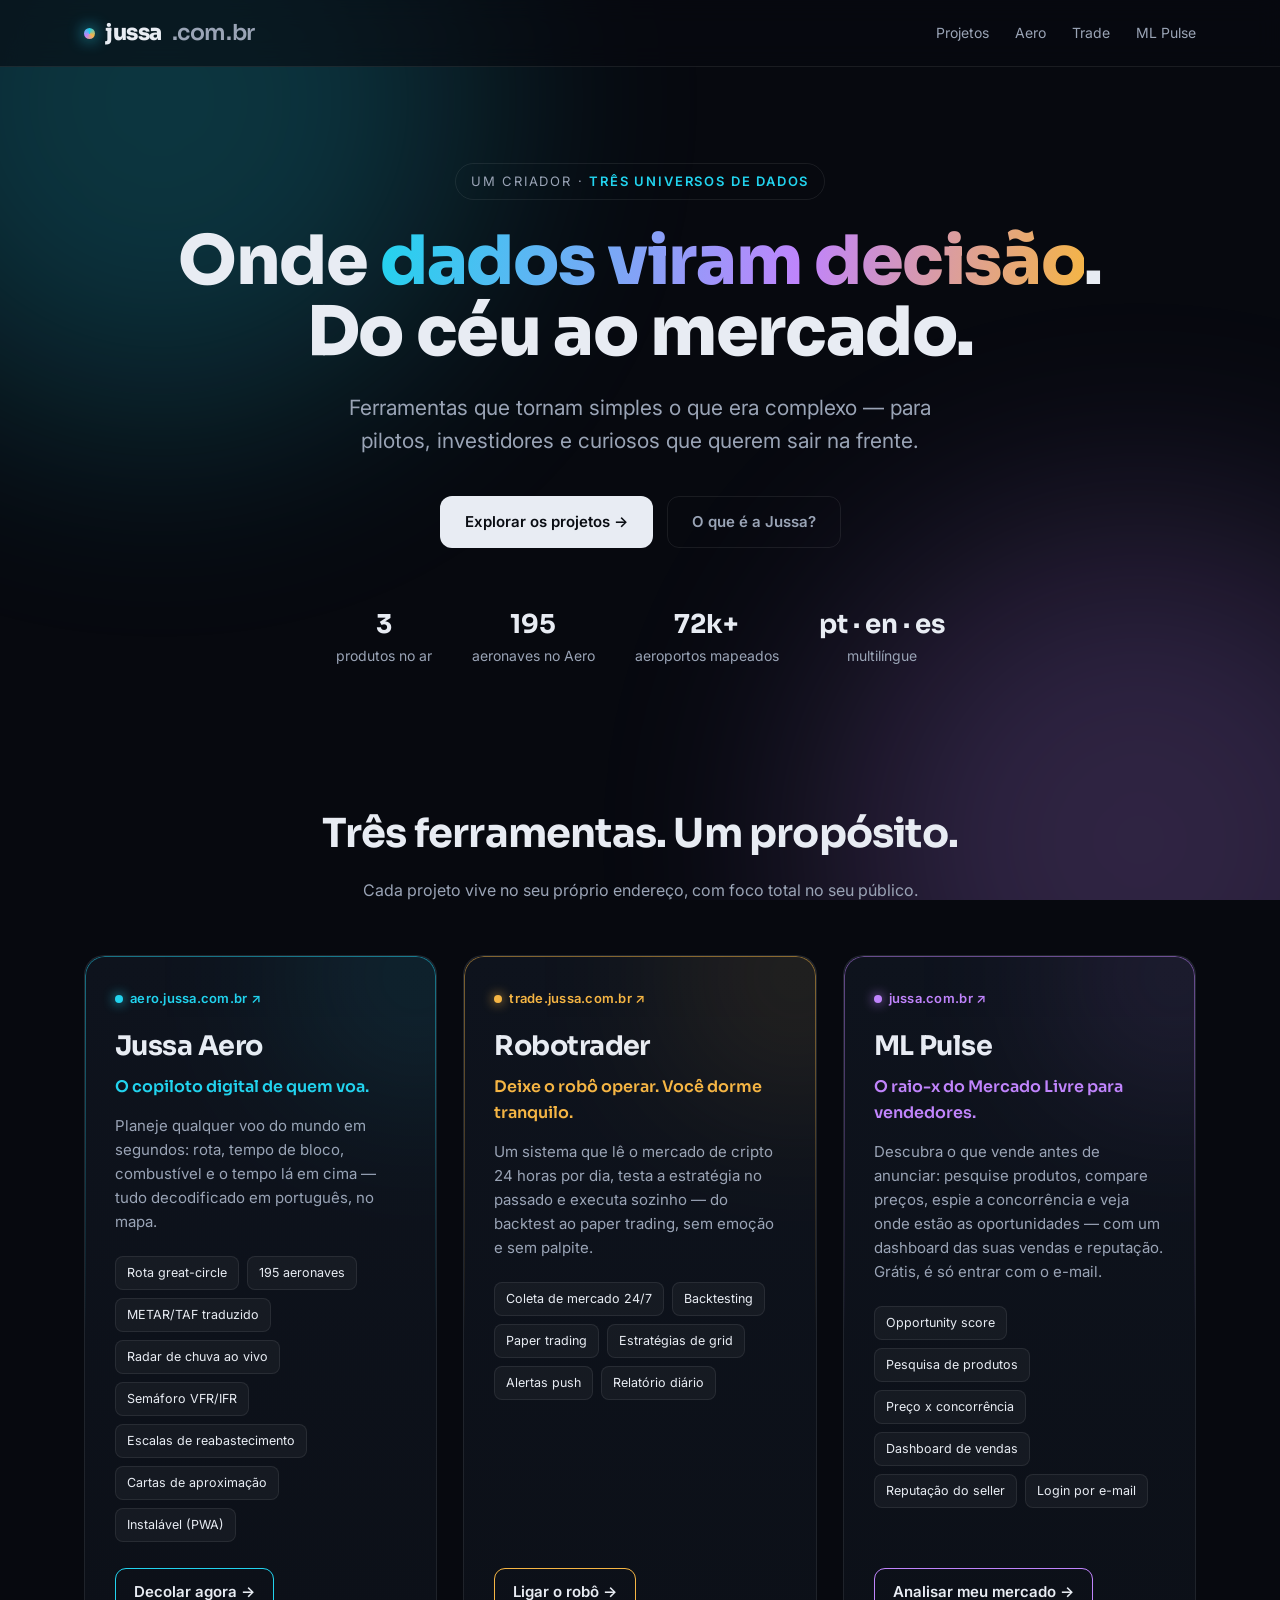
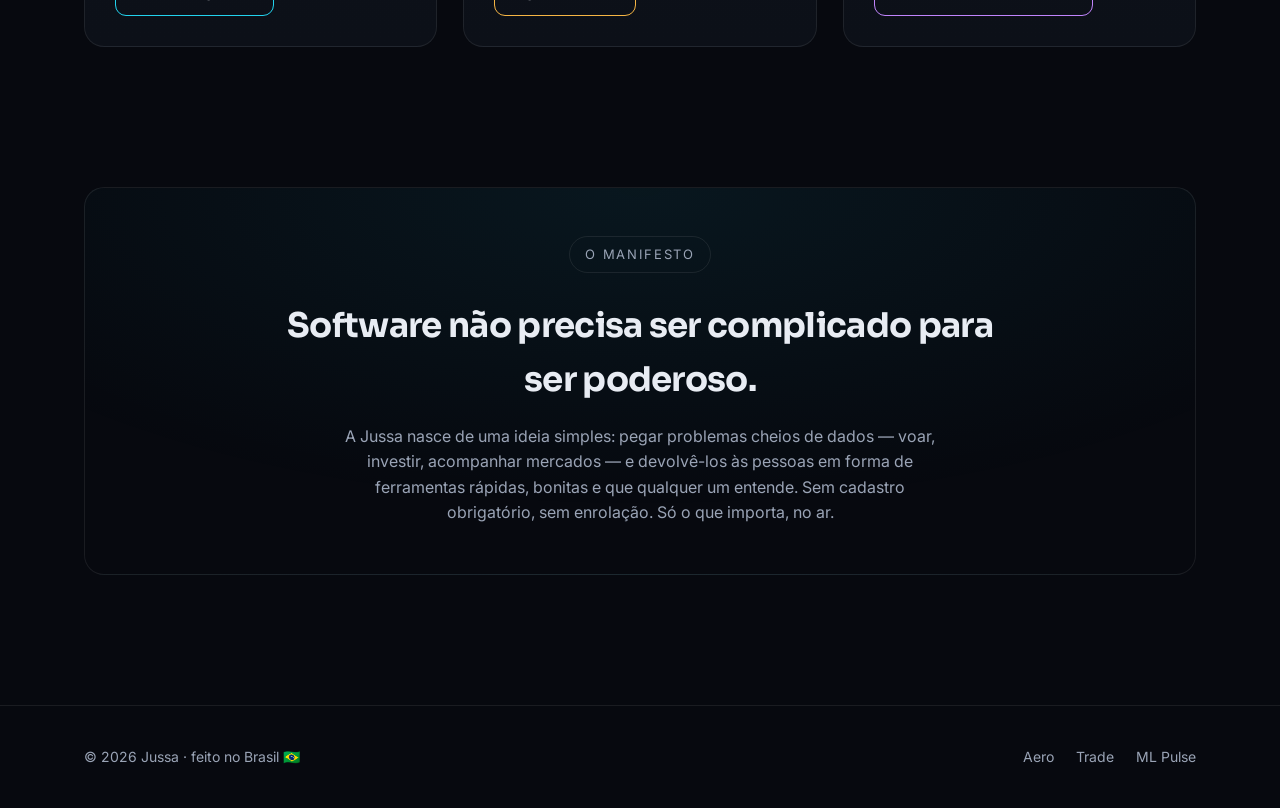
<file: prototipos/vitrine_jussa.html>
<!DOCTYPE html>
<html lang="pt-BR">
<head>
<meta charset="UTF-8">
<meta name="viewport" content="width=device-width, initial-scale=1.0">
<title>Jussa · Estúdio de produtos de dados</title>
<meta name="description" content="Aviação, mercados e inteligência de dados. Três ferramentas construídas para quem quer sair na frente.">
<link rel="preconnect" href="https://fonts.googleapis.com">
<link rel="preconnect" href="https://fonts.gstatic.com" crossorigin>
<link href="https://fonts.googleapis.com/css2?family=Sora:wght@400;600;700;800&family=Inter:wght@400;500;600&display=swap" rel="stylesheet">
<style>
  :root{
    --bg:#07090f;
    --bg-2:#0c1018;
    --card:#0e131d;
    --line:rgba(255,255,255,.08);
    --txt:#e8ecf3;
    --muted:#9aa4b6;
    --aero:#22d3ee;   /* ciano */
    --trade:#f5b544;  /* âmbar/ouro */
    --pulse:#c084fc;  /* violeta */
    --radius:20px;
  }
  *{box-sizing:border-box;margin:0;padding:0}
  html{scroll-behavior:smooth}
  body{
    background:var(--bg);
    color:var(--txt);
    font-family:'Inter',system-ui,sans-serif;
    line-height:1.6;
    -webkit-font-smoothing:antialiased;
    overflow-x:hidden;
  }
  h1,h2,h3,.brand{font-family:'Sora',sans-serif;letter-spacing:-.02em}
  a{color:inherit;text-decoration:none}
  .wrap{max-width:1160px;margin:0 auto;padding:0 24px}

  /* fundo com brilhos suaves */
  .glow{position:fixed;inset:0;z-index:-1;pointer-events:none;overflow:hidden}
  .glow::before,.glow::after{content:"";position:absolute;width:640px;height:640px;border-radius:50%;filter:blur(120px);opacity:.22}
  .glow::before{background:var(--aero);top:-220px;left:-160px}
  .glow::after{background:var(--pulse);bottom:-260px;right:-180px}

  /* nav */
  nav{position:sticky;top:0;z-index:50;backdrop-filter:blur(12px);background:rgba(7,9,15,.6);border-bottom:1px solid var(--line)}
  .nav-in{display:flex;align-items:center;justify-content:space-between;height:66px}
  .brand{font-weight:800;font-size:22px;display:flex;align-items:center;gap:10px}
  .dot{width:11px;height:11px;border-radius:50%;background:conic-gradient(from 0deg,var(--aero),var(--trade),var(--pulse),var(--aero));box-shadow:0 0 16px var(--aero)}
  .nav-links{display:flex;gap:26px;font-size:14px;color:var(--muted)}
  .nav-links a:hover{color:var(--txt)}
  @media(max-width:680px){.nav-links{display:none}}

  /* hero */
  header{padding:96px 0 64px;text-align:center;position:relative}
  .eyebrow{display:inline-block;font-size:13px;letter-spacing:.14em;text-transform:uppercase;color:var(--muted);
    border:1px solid var(--line);padding:7px 15px;border-radius:999px;margin-bottom:26px}
  .eyebrow b{color:var(--aero);font-weight:600}
  h1{font-size:clamp(34px,6vw,68px);line-height:1.05;font-weight:800;margin-bottom:22px}
  h1 .grad{background:linear-gradient(100deg,var(--aero),var(--pulse) 60%,var(--trade));-webkit-background-clip:text;background-clip:text;color:transparent}
  .sub{font-size:clamp(16px,2.4vw,21px);color:var(--muted);max-width:640px;margin:0 auto 38px}
  .cta-row{display:flex;gap:14px;justify-content:center;flex-wrap:wrap}
  .btn{display:inline-flex;align-items:center;gap:9px;font-weight:600;font-size:15px;padding:13px 24px;border-radius:12px;transition:.2s;border:1px solid transparent}
  .btn-primary{background:var(--txt);color:#0a0d13}
  .btn-primary:hover{transform:translateY(-2px);box-shadow:0 12px 30px rgba(255,255,255,.14)}
  .btn-ghost{border-color:var(--line);color:var(--muted)}
  .btn-ghost:hover{color:var(--txt);border-color:var(--muted)}

  .stats{display:flex;gap:40px;justify-content:center;flex-wrap:wrap;margin-top:56px;color:var(--muted);font-size:14px}
  .stats b{display:block;font-family:'Sora';font-size:26px;color:var(--txt);font-weight:700}

  /* seção projetos */
  section{padding:70px 0}
  .sec-head{text-align:center;margin-bottom:52px}
  .sec-head h2{font-size:clamp(26px,4vw,40px);font-weight:700;margin-bottom:12px}
  .sec-head p{color:var(--muted);max-width:560px;margin:0 auto}

  .cards{display:grid;grid-template-columns:repeat(auto-fit,minmax(320px,1fr));gap:26px}
  .card{position:relative;background:linear-gradient(180deg,var(--card),var(--bg-2));border:1px solid var(--line);
    border-radius:var(--radius);padding:32px 30px 30px;overflow:hidden;transition:.25s;display:flex;flex-direction:column}
  .card::before{content:"";position:absolute;inset:0;border-radius:var(--radius);padding:1px;
    background:linear-gradient(180deg,var(--accent),transparent 55%);-webkit-mask:linear-gradient(#000 0 0) content-box,linear-gradient(#000 0 0);
    -webkit-mask-composite:xor;mask-composite:exclude;opacity:.5;transition:.25s}
  .card::after{content:"";position:absolute;top:-90px;right:-90px;width:220px;height:220px;border-radius:50%;
    background:var(--accent);filter:blur(90px);opacity:.14;transition:.25s}
  .card:hover{transform:translateY(-6px);border-color:transparent}
  .card:hover::before{opacity:1}
  .card:hover::after{opacity:.26}
  .card .sub-domain{font-size:13px;color:var(--accent);font-weight:600;letter-spacing:.02em;margin-bottom:16px;display:flex;align-items:center;gap:7px}
  .card .sub-domain .lv{width:8px;height:8px;border-radius:50%;background:var(--accent);box-shadow:0 0 12px var(--accent)}
  .card h3{font-size:27px;font-weight:700;margin-bottom:6px}
  .card .tagline{color:var(--accent);font-weight:600;font-size:16px;margin-bottom:14px;font-family:'Sora'}
  .card .desc{color:var(--muted);font-size:15px;margin-bottom:22px}
  .chips{display:flex;flex-wrap:wrap;gap:8px;margin-bottom:26px}
  .chip{font-size:12.5px;color:var(--txt);background:rgba(255,255,255,.04);border:1px solid var(--line);padding:6px 11px;border-radius:8px}
  .card .go{margin-top:auto;display:inline-flex;align-items:center;gap:8px;font-weight:600;font-size:15px;color:var(--txt);
    align-self:flex-start;padding:11px 18px;border-radius:11px;border:1px solid var(--accent);transition:.2s}
  .card .go:hover{background:var(--accent);color:#0a0d13}
  .draft{position:absolute;top:16px;right:16px;font-size:10.5px;letter-spacing:.08em;text-transform:uppercase;color:#0a0d13;
    background:var(--accent);padding:3px 9px;border-radius:6px;font-weight:700;opacity:.9}

  .card.aero{--accent:var(--aero)}
  .card.trade{--accent:var(--trade)}
  .card.pulse{--accent:var(--pulse)}

  /* manifesto */
  .manifesto{border:1px solid var(--line);border-radius:var(--radius);padding:48px 40px;text-align:center;
    background:radial-gradient(120% 140% at 50% 0%,rgba(34,211,238,.07),transparent 60%)}
  .manifesto h2{font-size:clamp(24px,3.5vw,34px);font-weight:700;margin-bottom:16px;max-width:760px;margin-inline:auto}
  .manifesto p{color:var(--muted);max-width:600px;margin:0 auto}

  footer{border-top:1px solid var(--line);padding:40px 0;margin-top:60px;color:var(--muted);font-size:14px}
  .foot-in{display:flex;justify-content:space-between;flex-wrap:wrap;gap:16px;align-items:center}
  .foot-links{display:flex;gap:22px}
  .foot-links a:hover{color:var(--txt)}
</style>
</head>
<body>
<div class="glow"></div>

<nav>
  <div class="wrap nav-in">
    <a class="brand" href="#"><span class="dot"></span>jussa<span style="color:var(--muted);font-weight:600">.com.br</span></a>
    <div class="nav-links">
      <a href="#projetos">Projetos</a>
      <a href="https://aero.jussa.com.br">Aero</a>
      <a href="https://trade.jussa.com.br">Trade</a>
      <a href="#pulse">ML Pulse</a>
    </div>
  </div>
</nav>

<header>
  <div class="wrap">
    <span class="eyebrow">Um criador · <b>três universos de dados</b></span>
    <h1>Onde <span class="grad">dados viram decisão</span>.<br>Do céu ao mercado.</h1>
    <p class="sub">Ferramentas que tornam simples o que era complexo — para pilotos, investidores e curiosos que querem sair na frente.</p>
    <div class="cta-row">
      <a class="btn btn-primary" href="#projetos">Explorar os projetos →</a>
      <a class="btn btn-ghost" href="#manifesto">O que é a Jussa?</a>
    </div>
    <div class="stats">
      <div><b>3</b>produtos no ar</div>
      <div><b>195</b>aeronaves no Aero</div>
      <div><b>72k+</b>aeroportos mapeados</div>
      <div><b>pt · en · es</b>multilíngue</div>
    </div>
  </div>
</header>

<section id="projetos">
  <div class="wrap">
    <div class="sec-head">
      <h2>Três ferramentas. Um propósito.</h2>
      <p>Cada projeto vive no seu próprio endereço, com foco total no seu público.</p>
    </div>

    <div class="cards">

      <!-- AERO -->
      <article class="card aero">
        <div class="sub-domain"><span class="lv"></span>aero.jussa.com.br ↗</div>
        <h3>Jussa Aero</h3>
        <div class="tagline">O copiloto digital de quem voa.</div>
        <p class="desc">Planeje qualquer voo do mundo em segundos: rota, tempo de bloco, combustível e o tempo lá em cima — tudo decodificado em português, no mapa.</p>
        <div class="chips">
          <span class="chip">Rota great-circle</span>
          <span class="chip">195 aeronaves</span>
          <span class="chip">METAR/TAF traduzido</span>
          <span class="chip">Radar de chuva ao vivo</span>
          <span class="chip">Semáforo VFR/IFR</span>
          <span class="chip">Escalas de reabastecimento</span>
          <span class="chip">Cartas de aproximação</span>
          <span class="chip">Instalável (PWA)</span>
        </div>
        <a class="go" href="https://aero.jussa.com.br">Decolar agora →</a>
      </article>

      <!-- TRADE -->
      <article class="card trade">
        <div class="sub-domain"><span class="lv"></span>trade.jussa.com.br ↗</div>
        <h3>Robotrader</h3>
        <div class="tagline">Deixe o robô operar. Você dorme tranquilo.</div>
        <p class="desc">Um sistema que lê o mercado de cripto 24 horas por dia, testa a estratégia no passado e executa sozinho — do backtest ao paper trading, sem emoção e sem palpite.</p>
        <div class="chips">
          <span class="chip">Coleta de mercado 24/7</span>
          <span class="chip">Backtesting</span>
          <span class="chip">Paper trading</span>
          <span class="chip">Estratégias de grid</span>
          <span class="chip">Alertas push</span>
          <span class="chip">Relatório diário</span>
        </div>
        <a class="go" href="https://trade.jussa.com.br">Ligar o robô →</a>
      </article>

      <!-- ML PULSE -->
      <article class="card pulse" id="pulse">
        <div class="sub-domain"><span class="lv"></span>jussa.com.br ↗</div>
        <h3>ML Pulse</h3>
        <div class="tagline">O raio-x do Mercado Livre para vendedores.</div>
        <p class="desc">Descubra o que vende antes de anunciar: pesquise produtos, compare preços, espie a concorrência e veja onde estão as oportunidades — com um dashboard das suas vendas e reputação. Grátis, é só entrar com o e-mail.</p>
        <div class="chips">
          <span class="chip">Opportunity score</span>
          <span class="chip">Pesquisa de produtos</span>
          <span class="chip">Preço x concorrência</span>
          <span class="chip">Dashboard de vendas</span>
          <span class="chip">Reputação do seller</span>
          <span class="chip">Login por e-mail</span>
        </div>
        <a class="go" href="https://jussa.com.br">Analisar meu mercado →</a>
      </article>

    </div>
  </div>
</section>

<section id="manifesto">
  <div class="wrap">
    <div class="manifesto">
      <span class="eyebrow">O manifesto</span>
      <h2>Software não precisa ser complicado para ser poderoso.</h2>
      <p>A Jussa nasce de uma ideia simples: pegar problemas cheios de dados — voar, investir, acompanhar mercados — e devolvê-los às pessoas em forma de ferramentas rápidas, bonitas e que qualquer um entende. Sem cadastro obrigatório, sem enrolação. Só o que importa, no ar.</p>
    </div>
  </div>
</section>

<footer>
  <div class="wrap foot-in">
    <div>© 2026 Jussa · feito no Brasil 🇧🇷</div>
    <div class="foot-links">
      <a href="https://aero.jussa.com.br">Aero</a>
      <a href="https://trade.jussa.com.br">Trade</a>
      <a href="https://jussa.com.br">ML Pulse</a>
    </div>
  </div>
</footer>

</body>
</html>
</file>
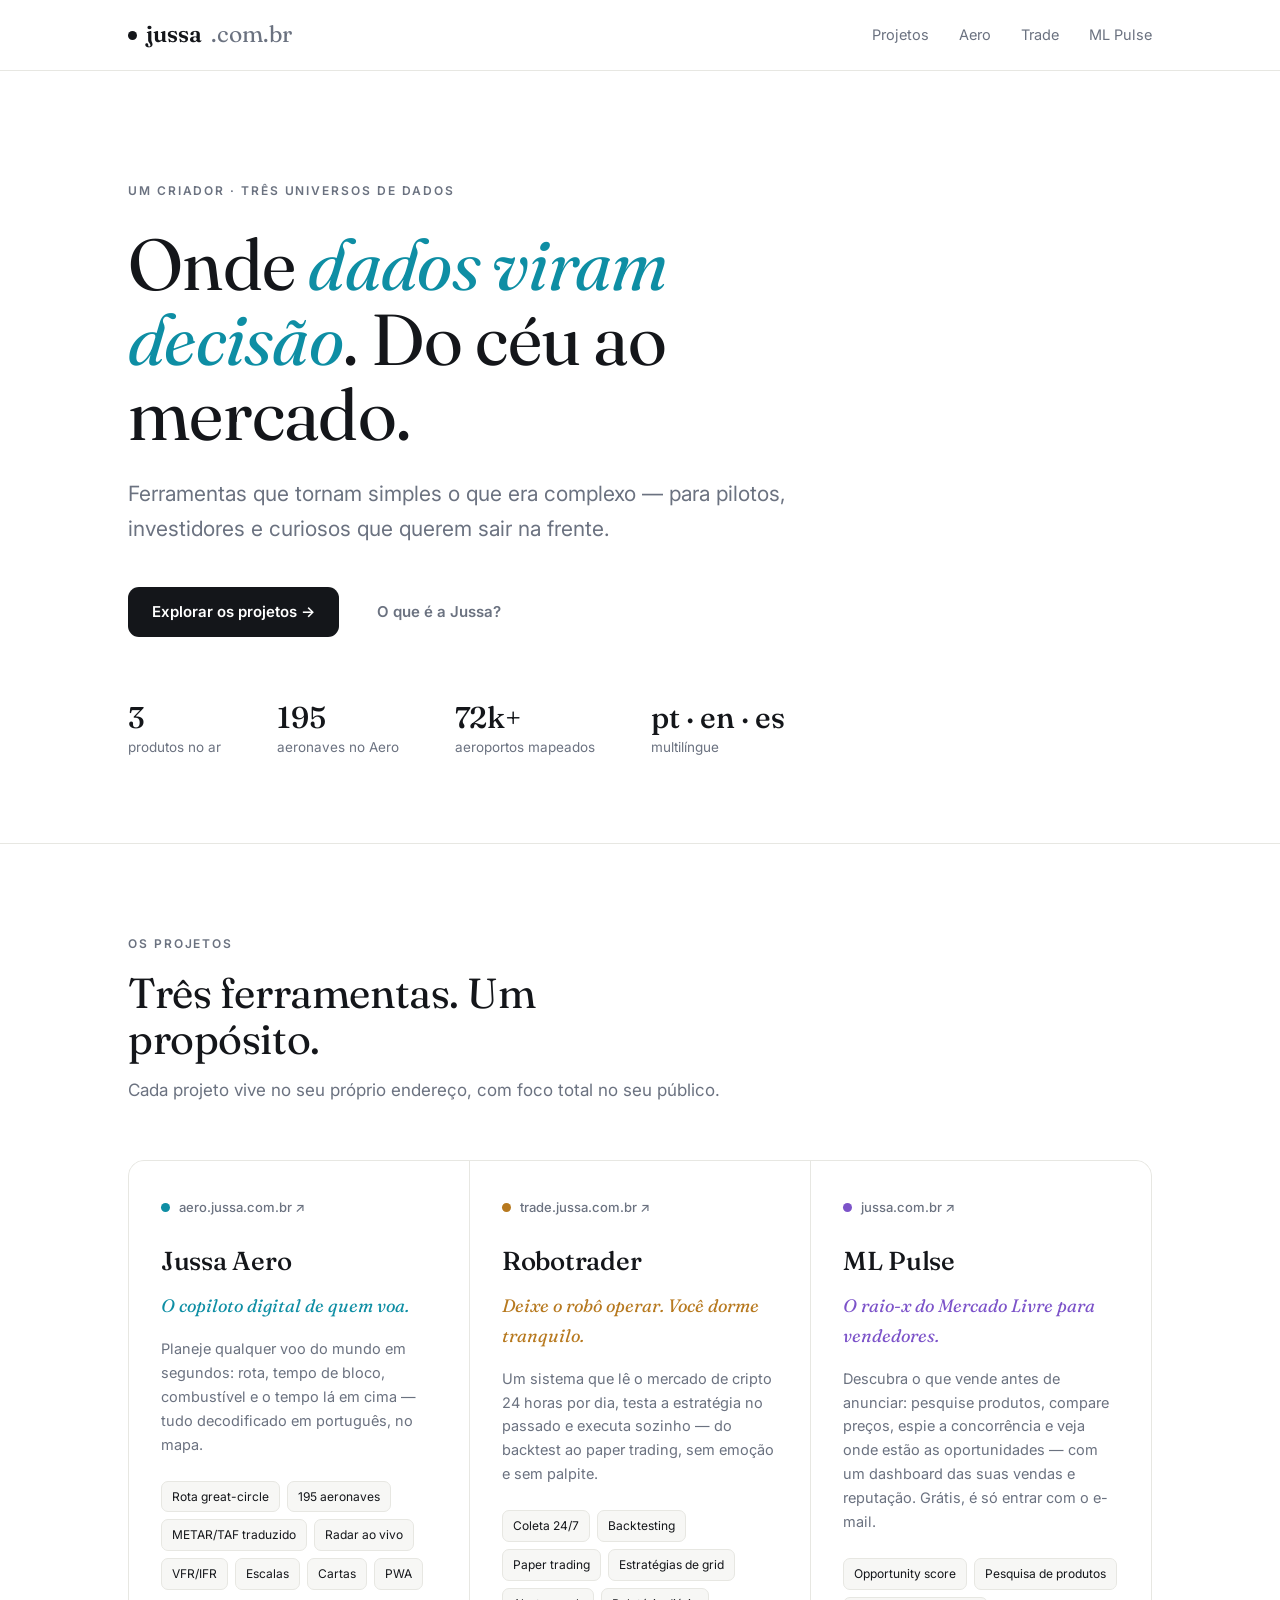
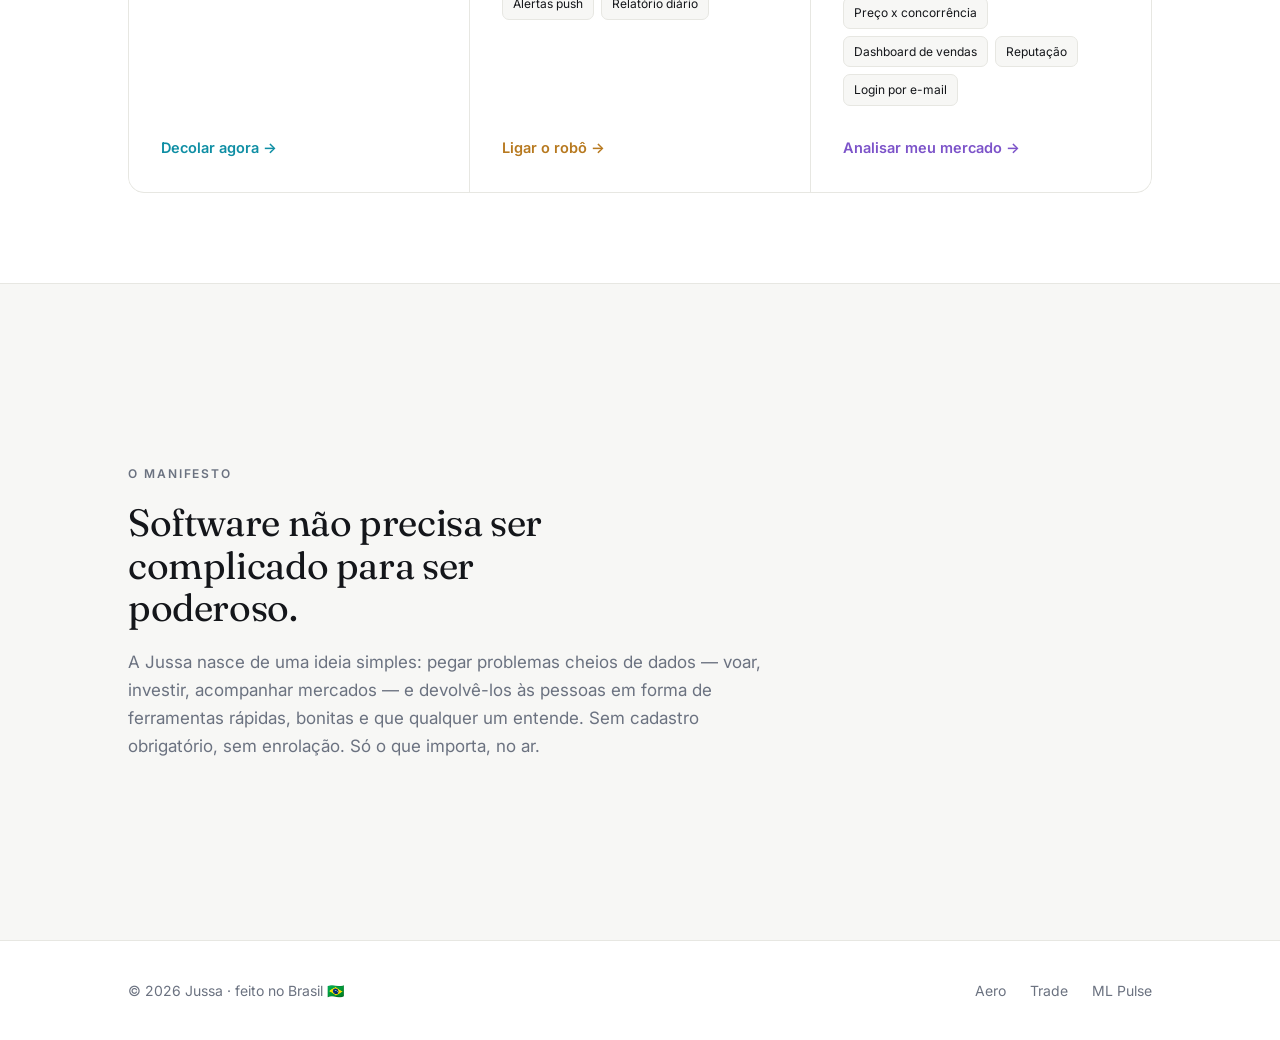
<file: prototipos/vitrine_jussa_claro.html>
<!DOCTYPE html>
<html lang="pt-BR">
<head>
<meta charset="UTF-8">
<meta name="viewport" content="width=device-width, initial-scale=1.0">
<title>Jussa · Estúdio de produtos de dados</title>
<meta name="description" content="Aviação, mercados e inteligência de dados. Três ferramentas construídas para quem quer sair na frente.">
<link rel="preconnect" href="https://fonts.googleapis.com">
<link rel="preconnect" href="https://fonts.gstatic.com" crossorigin>
<link href="https://fonts.googleapis.com/css2?family=Fraunces:opsz,wght@9..144,400;9..144,500;9..144,600&family=Inter:wght@400;500;600&display=swap" rel="stylesheet">
<style>
  :root{
    --bg:#ffffff;
    --bg-soft:#f7f7f5;
    --ink:#14161a;
    --muted:#6b7280;
    --line:#e7e7e2;
    --line-2:#d8d8d0;
    --aero:#0e8ea4;
    --trade:#b7791f;
    --pulse:#7c53c9;
    --radius:16px;
  }
  *{box-sizing:border-box;margin:0;padding:0}
  html{scroll-behavior:smooth}
  body{background:var(--bg);color:var(--ink);font-family:'Inter',system-ui,sans-serif;line-height:1.65;-webkit-font-smoothing:antialiased}
  h1,h2,h3,.serif{font-family:'Fraunces',Georgia,serif;letter-spacing:-.01em;font-weight:500}
  a{color:inherit;text-decoration:none}
  .wrap{max-width:1080px;margin:0 auto;padding:0 28px}
  .eyebrow{font-size:12px;letter-spacing:.16em;text-transform:uppercase;color:var(--muted);font-weight:600}

  nav{position:sticky;top:0;z-index:50;background:rgba(255,255,255,.82);backdrop-filter:blur(10px);border-bottom:1px solid var(--line)}
  .nav-in{display:flex;align-items:center;justify-content:space-between;height:70px}
  .brand{font-family:'Fraunces';font-weight:600;font-size:23px;display:flex;align-items:center;gap:9px}
  .brand .mk{width:9px;height:9px;border-radius:50%;background:var(--ink)}
  .brand span{color:var(--muted);font-weight:400}
  .nav-links{display:flex;gap:30px;font-size:14.5px;color:var(--muted)}
  .nav-links a:hover{color:var(--ink)}
  @media(max-width:680px){.nav-links{display:none}}

  header{padding:110px 0 84px;border-bottom:1px solid var(--line)}
  header .eyebrow{display:block;margin-bottom:26px}
  h1{font-size:clamp(38px,6.4vw,72px);line-height:1.04;font-weight:400;max-width:14ch;margin-bottom:26px}
  h1 em{font-style:italic;color:var(--aero)}
  .sub{font-size:clamp(17px,2.3vw,21px);color:var(--muted);max-width:56ch;margin-bottom:40px}
  .cta-row{display:flex;gap:14px;flex-wrap:wrap;align-items:center}
  .btn{display:inline-flex;align-items:center;gap:8px;font-weight:600;font-size:15px;padding:13px 24px;border-radius:11px;transition:.18s}
  .btn-primary{background:var(--ink);color:#fff}
  .btn-primary:hover{transform:translateY(-1px);opacity:.9}
  .btn-text{color:var(--muted)}
  .btn-text:hover{color:var(--ink)}

  .stats{display:flex;gap:56px;flex-wrap:wrap;margin-top:64px}
  .stats div{font-size:13.5px;color:var(--muted)}
  .stats b{display:block;font-family:'Fraunces';font-size:30px;font-weight:500;color:var(--ink);line-height:1.1;margin-bottom:2px}

  section{padding:90px 0}
  .sec-head{margin-bottom:56px;max-width:60ch}
  .sec-head .eyebrow{display:block;margin-bottom:16px}
  .sec-head h2{font-size:clamp(28px,4.2vw,42px);font-weight:400;line-height:1.1}
  .sec-head p{color:var(--muted);margin-top:14px;font-size:17px}

  .cards{display:grid;grid-template-columns:repeat(auto-fit,minmax(300px,1fr));gap:1px;background:var(--line);border:1px solid var(--line);border-radius:var(--radius);overflow:hidden}
  .card{background:var(--bg);padding:36px 32px 32px;display:flex;flex-direction:column;transition:.2s;position:relative}
  .card:hover{background:var(--bg-soft)}
  .card .top{display:flex;align-items:center;gap:9px;margin-bottom:22px}
  .card .lv{width:9px;height:9px;border-radius:50%;background:var(--accent)}
  .card .sub-domain{font-size:13px;color:var(--muted);font-weight:500}
  .card h3{font-size:26px;font-weight:500;margin-bottom:8px}
  .card .tagline{font-family:'Fraunces';font-style:italic;font-size:18px;color:var(--accent);margin-bottom:16px}
  .card .desc{color:var(--muted);font-size:14.5px;margin-bottom:24px}
  .chips{display:flex;flex-wrap:wrap;gap:7px;margin-bottom:30px}
  .chip{font-size:12px;color:var(--ink);background:var(--bg-soft);border:1px solid var(--line);padding:5px 10px;border-radius:7px}
  .card:hover .chip{background:#fff}
  .go{margin-top:auto;align-self:flex-start;display:inline-flex;align-items:center;gap:7px;font-weight:600;font-size:14.5px;color:var(--accent);transition:.18s}
  .go:hover{gap:11px}

  .card.aero{--accent:var(--aero)}
  .card.trade{--accent:var(--trade)}
  .card.pulse{--accent:var(--pulse)}

  .manifesto{border-top:1px solid var(--line);background:var(--bg-soft)}
  .manifesto .wrap{padding-top:90px;padding-bottom:90px}
  .manifesto .eyebrow{display:block;margin-bottom:18px}
  .manifesto h2{font-size:clamp(26px,3.8vw,38px);font-weight:400;max-width:20ch;line-height:1.12;margin-bottom:18px}
  .manifesto p{color:var(--muted);max-width:60ch;font-size:17px}

  footer{border-top:1px solid var(--line);padding:38px 0;color:var(--muted);font-size:14px}
  .foot-in{display:flex;justify-content:space-between;flex-wrap:wrap;gap:14px;align-items:center}
  .foot-links{display:flex;gap:24px}
  .foot-links a:hover{color:var(--ink)}
</style>
</head>
<body>

<nav>
  <div class="wrap nav-in">
    <a class="brand" href="#"><span class="mk"></span>jussa<span>.com.br</span></a>
    <div class="nav-links">
      <a href="#projetos">Projetos</a>
      <a href="https://aero.jussa.com.br">Aero</a>
      <a href="https://trade.jussa.com.br">Trade</a>
      <a href="#pulse">ML Pulse</a>
    </div>
  </div>
</nav>

<header>
  <div class="wrap">
    <span class="eyebrow">Um criador · três universos de dados</span>
    <h1>Onde <em>dados viram decisão</em>. Do céu ao mercado.</h1>
    <p class="sub">Ferramentas que tornam simples o que era complexo — para pilotos, investidores e curiosos que querem sair na frente.</p>
    <div class="cta-row">
      <a class="btn btn-primary" href="#projetos">Explorar os projetos →</a>
      <a class="btn btn-text" href="#manifesto">O que é a Jussa?</a>
    </div>
    <div class="stats">
      <div><b>3</b>produtos no ar</div>
      <div><b>195</b>aeronaves no Aero</div>
      <div><b>72k+</b>aeroportos mapeados</div>
      <div><b>pt · en · es</b>multilíngue</div>
    </div>
  </div>
</header>

<section id="projetos">
  <div class="wrap">
    <div class="sec-head">
      <span class="eyebrow">Os projetos</span>
      <h2>Três ferramentas. Um propósito.</h2>
      <p>Cada projeto vive no seu próprio endereço, com foco total no seu público.</p>
    </div>

    <div class="cards">

      <article class="card aero">
        <div class="top"><span class="lv"></span><span class="sub-domain">aero.jussa.com.br ↗</span></div>
        <h3>Jussa Aero</h3>
        <div class="tagline">O copiloto digital de quem voa.</div>
        <p class="desc">Planeje qualquer voo do mundo em segundos: rota, tempo de bloco, combustível e o tempo lá em cima — tudo decodificado em português, no mapa.</p>
        <div class="chips">
          <span class="chip">Rota great-circle</span>
          <span class="chip">195 aeronaves</span>
          <span class="chip">METAR/TAF traduzido</span>
          <span class="chip">Radar ao vivo</span>
          <span class="chip">VFR/IFR</span>
          <span class="chip">Escalas</span>
          <span class="chip">Cartas</span>
          <span class="chip">PWA</span>
        </div>
        <a class="go" href="https://aero.jussa.com.br">Decolar agora →</a>
      </article>

      <article class="card trade">
        <div class="top"><span class="lv"></span><span class="sub-domain">trade.jussa.com.br ↗</span></div>
        <h3>Robotrader</h3>
        <div class="tagline">Deixe o robô operar. Você dorme tranquilo.</div>
        <p class="desc">Um sistema que lê o mercado de cripto 24 horas por dia, testa a estratégia no passado e executa sozinho — do backtest ao paper trading, sem emoção e sem palpite.</p>
        <div class="chips">
          <span class="chip">Coleta 24/7</span>
          <span class="chip">Backtesting</span>
          <span class="chip">Paper trading</span>
          <span class="chip">Estratégias de grid</span>
          <span class="chip">Alertas push</span>
          <span class="chip">Relatório diário</span>
        </div>
        <a class="go" href="https://trade.jussa.com.br">Ligar o robô →</a>
      </article>

      <article class="card pulse" id="pulse">
        <div class="top"><span class="lv"></span><span class="sub-domain">jussa.com.br ↗</span></div>
        <h3>ML Pulse</h3>
        <div class="tagline">O raio-x do Mercado Livre para vendedores.</div>
        <p class="desc">Descubra o que vende antes de anunciar: pesquise produtos, compare preços, espie a concorrência e veja onde estão as oportunidades — com um dashboard das suas vendas e reputação. Grátis, é só entrar com o e-mail.</p>
        <div class="chips">
          <span class="chip">Opportunity score</span>
          <span class="chip">Pesquisa de produtos</span>
          <span class="chip">Preço x concorrência</span>
          <span class="chip">Dashboard de vendas</span>
          <span class="chip">Reputação</span>
          <span class="chip">Login por e-mail</span>
        </div>
        <a class="go" href="https://jussa.com.br">Analisar meu mercado →</a>
      </article>

    </div>
  </div>
</section>

<section class="manifesto" id="manifesto">
  <div class="wrap">
    <span class="eyebrow">O manifesto</span>
    <h2>Software não precisa ser complicado para ser poderoso.</h2>
    <p>A Jussa nasce de uma ideia simples: pegar problemas cheios de dados — voar, investir, acompanhar mercados — e devolvê-los às pessoas em forma de ferramentas rápidas, bonitas e que qualquer um entende. Sem cadastro obrigatório, sem enrolação. Só o que importa, no ar.</p>
  </div>
</section>

<footer>
  <div class="wrap foot-in">
    <div>© 2026 Jussa · feito no Brasil 🇧🇷</div>
    <div class="foot-links">
      <a href="https://aero.jussa.com.br">Aero</a>
      <a href="https://trade.jussa.com.br">Trade</a>
      <a href="https://jussa.com.br">ML Pulse</a>
    </div>
  </div>
</footer>

</body>
</html>
</file>
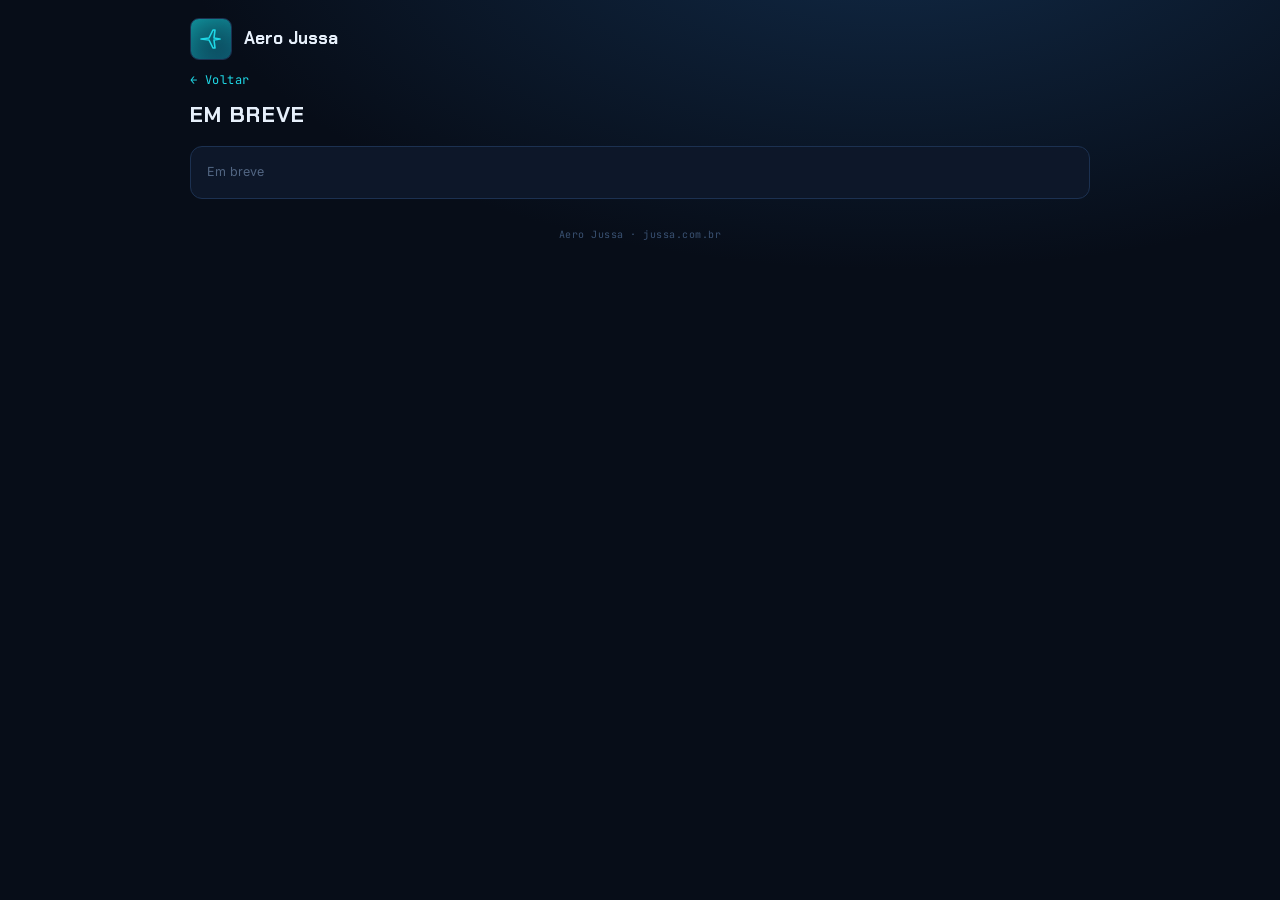
<file: static/afiliados.html>
<!DOCTYPE html>
<html lang="pt-BR">
<head>
  <meta charset="UTF-8" />
  <meta name="viewport" content="width=device-width, initial-scale=1.0" />
  <!-- Idioma vem do parametro ?lang= (a home monta o link com o idioma atual).
       Precisa rodar ANTES do i18n.js, que le window.APP_LANG. -->
  <script>
    (function () {
      var p = new URLSearchParams(location.search);
      var lang = (p.get("lang") || "pt").slice(0, 2);
      if (["pt", "en", "es"].indexOf(lang) < 0) lang = "pt";
      window.APP_LANG = lang;
      document.documentElement.lang = { pt: "pt-BR", en: "en-US", es: "es-ES" }[lang];
    })();
  </script>
  <!-- Google tag (gtag.js) -->
  <script async src="https://www.googletagmanager.com/gtag/js?id=G-7C0B22Z8EC"></script>
  <script>
    window.dataLayer = window.dataLayer || [];
    function gtag(){dataLayer.push(arguments);}
    gtag('js', new Date());
    gtag('config', 'G-7C0B22Z8EC', {
      content_group: 'app-affiliates',
      page_language: (document.documentElement.lang || 'pt').slice(0, 2)
    });
  </script>
  <script defer src="/static/track.js"></script>
  <link rel="manifest" href="/manifest.webmanifest" />
  <meta name="theme-color" content="#070d18" />
  <meta name="apple-touch-icon" href="/static/icons/apple-touch-icon.png" />
  <link rel="icon" type="image/png" sizes="32x32" href="/static/icons/favicon-32.png" />
  <link rel="icon" type="image/png" sizes="16x16" href="/static/icons/favicon-16.png" />
  <title>Aero Jussa</title>
  <meta name="robots" content="noindex,follow" />
  <link rel="preconnect" href="https://fonts.googleapis.com" />
  <link rel="preconnect" href="https://fonts.gstatic.com" crossorigin />
  <link href="https://fonts.googleapis.com/css2?family=Chakra+Petch:wght@400;500;600;700&family=Inter:wght@400;500;600&family=JetBrains+Mono:wght@400;500;700&display=swap" rel="stylesheet" />
  <link rel="stylesheet" href="/static/style.css" />
</head>
<body class="page-wide">
  <div class="wrap">
    <!-- Header -->
    <div class="top">
      <div class="badge">
        <svg viewBox="0 0 24 24" fill="none" stroke="#1fd8e6" stroke-width="1.6" stroke-linecap="round" stroke-linejoin="round">
          <path d="M2 12l8-1 4-8 2 0-1 8 6 1-6 1 1 8-2 0-4-8-8-1z" />
        </svg>
      </div>
      <a href="/" style="text-decoration:none;color:inherit">
        <strong style="font-family:'Chakra Petch',sans-serif;font-weight:700;font-size:17px;color:var(--ink)">Aero Jussa</strong>
      </a>
    </div>

    <div id="aff-page"></div>

    <footer class="foot">Aero Jussa · jussa.com.br</footer>
  </div>

  <script src="/static/i18n.js"></script>
  <script src="/static/affiliates.js"></script>
  <script>
    (function () {
      var p = new URLSearchParams(location.search);
      window.renderAffiliatePage(document.getElementById("aff-page"), p.get("cat") || "");
    })();
  </script>
</body>
</html>
</file>
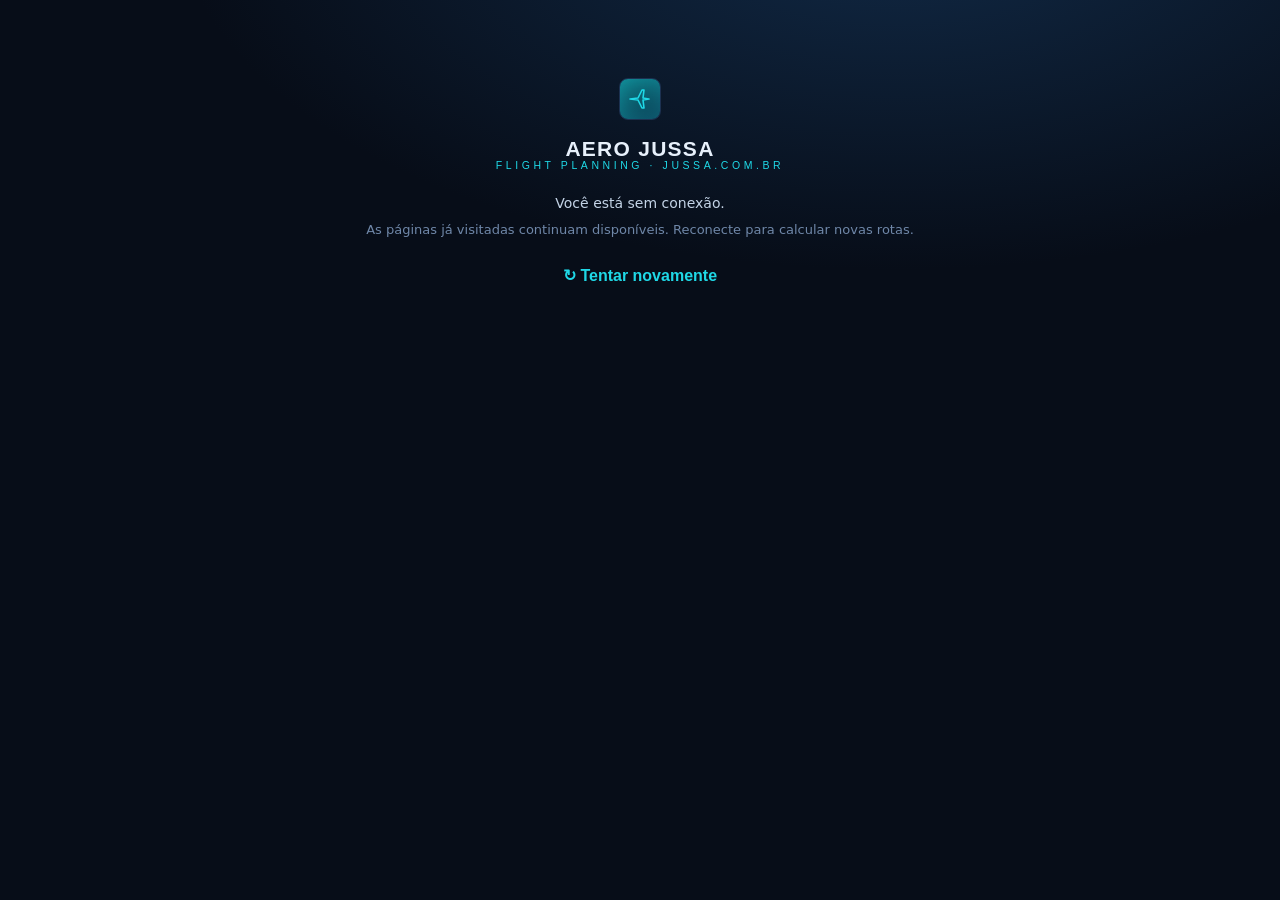
<file: static/offline.html>
<!DOCTYPE html>
<html lang="pt-BR">
<head>
  <meta charset="UTF-8" />
  <meta name="viewport" content="width=device-width, initial-scale=1.0" />
  <title>Sem conexão · Aero Jussa</title>
  <link rel="stylesheet" href="/static/style.css" />
  <script async src="https://pagead2.googlesyndication.com/pagead/js/adsbygoogle.js?client=ca-pub-7055237765703978" crossorigin="anonymous"></script>
</head>
<body>
  <div class="wrap" style="text-align:center;padding-top:60px">
    <div class="badge" style="margin:0 auto 18px">
      <svg viewBox="0 0 24 24" fill="none" stroke="#1fd8e6" stroke-width="1.6" stroke-linecap="round" stroke-linejoin="round"><path d="M2 12l8-1 4-8 2 0-1 8 6 1-6 1 1 8-2 0-4-8-8-1z" /></svg>
    </div>
    <h1 style="justify-content:center">Aero Jussa<small>flight planning · jussa.com.br</small></h1>
    <p style="font-size:14px;color:#c3d3e6;margin:22px 0 6px">Você está sem conexão.</p>
    <p style="font-size:13px;color:var(--muted)">As páginas já visitadas continuam disponíveis. Reconecte para calcular novas rotas.</p>
    <p style="margin-top:24px"><a href="/" style="color:var(--cyan);text-decoration:none;font-family:'Chakra Petch',sans-serif;font-weight:600">↻ Tentar novamente</a></p>
  </div>
</body>
</html>
</file>
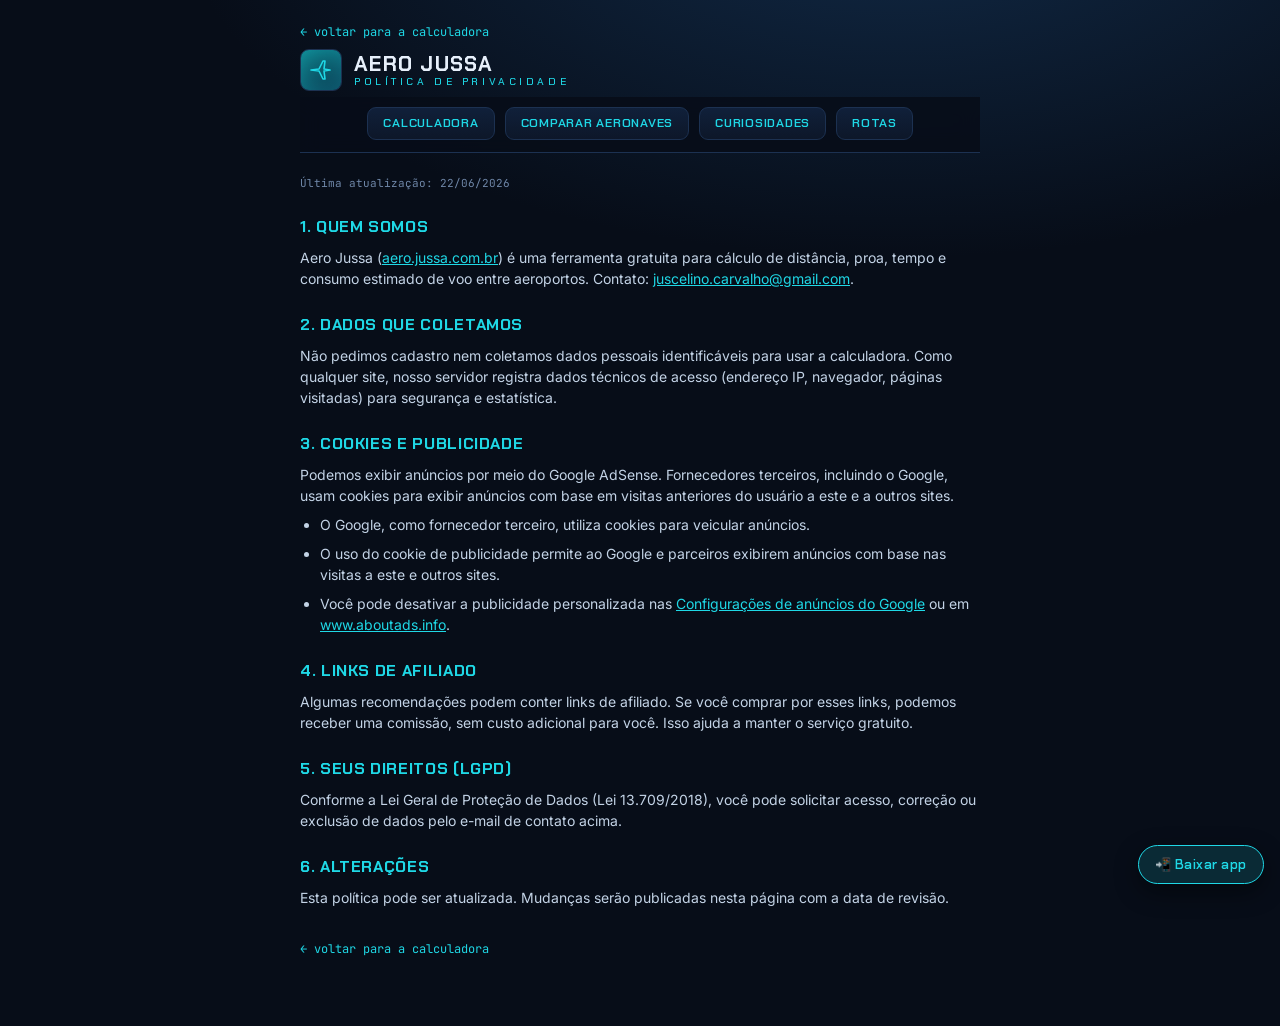
<file: static/privacidade.html>
<!DOCTYPE html>
<html lang="pt-BR">
<head>
  <meta charset="UTF-8" />
  <meta name="viewport" content="width=device-width, initial-scale=1.0" />
  <!-- Google tag (gtag.js) -->
  <script async src="https://www.googletagmanager.com/gtag/js?id=G-7C0B22Z8EC"></script>
  <script>
    window.dataLayer = window.dataLayer || [];
    function gtag(){dataLayer.push(arguments);}
    gtag('js', new Date());
    gtag('config', 'G-7C0B22Z8EC', {
      content_group: 'app-privacidade',
      page_language: (document.documentElement.lang || 'pt').slice(0, 2)
    });
  </script>
  <script defer src="/static/track.js"></script>
  <link rel="manifest" href="/manifest.webmanifest" />
  <meta name="theme-color" content="#070d18" />
  <meta name="mobile-web-app-capable" content="yes" />
  <meta name="apple-mobile-web-app-capable" content="yes" />
  <meta name="apple-mobile-web-app-status-bar-style" content="black-translucent" />
  <meta name="apple-mobile-web-app-title" content="Aero Jussa" />
  <link rel="apple-touch-icon" href="/static/icons/apple-touch-icon.png" />
  <link rel="icon" type="image/png" sizes="32x32" href="/static/icons/favicon-32.png" />
  <link rel="icon" type="image/png" sizes="16x16" href="/static/icons/favicon-16.png" />
  <script>if('serviceWorker' in navigator){var _swR=false;navigator.serviceWorker.addEventListener('controllerchange',function(){if(_swR)return;_swR=true;location.reload();});window.addEventListener('load',function(){navigator.serviceWorker.register('/sw.js',{updateViaCache:'none'}).catch(function(){});});}</script>
  <script defer src="/static/install.js"></script>
  <title>Política de Privacidade · Aero Jussa</title>
  <link rel="preconnect" href="https://fonts.googleapis.com" />
  <link rel="preconnect" href="https://fonts.gstatic.com" crossorigin />
  <link href="https://fonts.googleapis.com/css2?family=Chakra+Petch:wght@500;700&family=Inter:wght@400;500;600&family=JetBrains+Mono:wght@400;500&display=swap" rel="stylesheet" />
  <link rel="stylesheet" href="/static/style.css" />
  <style>
    .doc{max-width:680px;margin:0 auto}
    .doc h2{font-family:"Chakra Petch",sans-serif;font-size:16px;letter-spacing:.04em;text-transform:uppercase;color:var(--cyan);margin:24px 0 8px}
    .doc p,.doc li{font-size:14px;color:#c3d3e6;margin-bottom:8px}
    .doc ul{padding-left:20px}
    .doc a{color:var(--cyan)}
    .back{display:inline-block;margin-bottom:8px;font-family:"JetBrains Mono",monospace;font-size:12px;color:var(--muted);text-decoration:none}
  </style>
  <script async src="https://pagead2.googlesyndication.com/pagead/js/adsbygoogle.js?client=ca-pub-7055237765703978" crossorigin="anonymous"></script>
</head>
<body>
  <div class="wrap doc">
    <a class="back" href="/">← voltar para a calculadora</a>
    <div class="top">
      <div class="badge">
        <svg viewBox="0 0 24 24" fill="none" stroke="#1fd8e6" stroke-width="1.6" stroke-linecap="round" stroke-linejoin="round"><path d="M2 12l8-1 4-8 2 0-1 8 6 1-6 1 1 8-2 0-4-8-8-1z" /></svg>
      </div>
      <h1>Aero Jussa<small>política de privacidade</small></h1>
    </div>

    <nav class="nav">
      <a href="/">Calculadora</a>
      <a href="/comparar">Comparar aeronaves</a>
      <a href="/curiosidades">Curiosidades</a>
      <a href="/rotas">Rotas</a>
    </nav>

    <p style="margin-top:18px;color:var(--muted);font-family:'JetBrains Mono',monospace;font-size:11px">Última atualização: 22/06/2026</p>

    <h2>1. Quem somos</h2>
    <p>Aero Jussa (<a href="https://aero.jussa.com.br">aero.jussa.com.br</a>) é uma ferramenta gratuita para cálculo de distância, proa, tempo e consumo estimado de voo entre aeroportos. Contato: <a href="mailto:juscelino.carvalho@gmail.com">juscelino.carvalho@gmail.com</a>.</p>

    <h2>2. Dados que coletamos</h2>
    <p>Não pedimos cadastro nem coletamos dados pessoais identificáveis para usar a calculadora. Como qualquer site, nosso servidor registra dados técnicos de acesso (endereço IP, navegador, páginas visitadas) para segurança e estatística.</p>

    <h2>3. Cookies e publicidade</h2>
    <p>Podemos exibir anúncios por meio do Google AdSense. Fornecedores terceiros, incluindo o Google, usam cookies para exibir anúncios com base em visitas anteriores do usuário a este e a outros sites.</p>
    <ul>
      <li>O Google, como fornecedor terceiro, utiliza cookies para veicular anúncios.</li>
      <li>O uso do cookie de publicidade permite ao Google e parceiros exibirem anúncios com base nas visitas a este e outros sites.</li>
      <li>Você pode desativar a publicidade personalizada nas <a href="https://www.google.com/settings/ads" target="_blank" rel="noopener">Configurações de anúncios do Google</a> ou em <a href="https://www.aboutads.info" target="_blank" rel="noopener">www.aboutads.info</a>.</li>
    </ul>

    <h2>4. Links de afiliado</h2>
    <p>Algumas recomendações podem conter links de afiliado. Se você comprar por esses links, podemos receber uma comissão, sem custo adicional para você. Isso ajuda a manter o serviço gratuito.</p>

    <h2>5. Seus direitos (LGPD)</h2>
    <p>Conforme a Lei Geral de Proteção de Dados (Lei 13.709/2018), você pode solicitar acesso, correção ou exclusão de dados pelo e-mail de contato acima.</p>

    <h2>6. Alterações</h2>
    <p>Esta política pode ser atualizada. Mudanças serão publicadas nesta página com a data de revisão.</p>

    <a class="back" href="/" style="margin-top:24px">← voltar para a calculadora</a>
  </div>
</body>
</html>
</file>
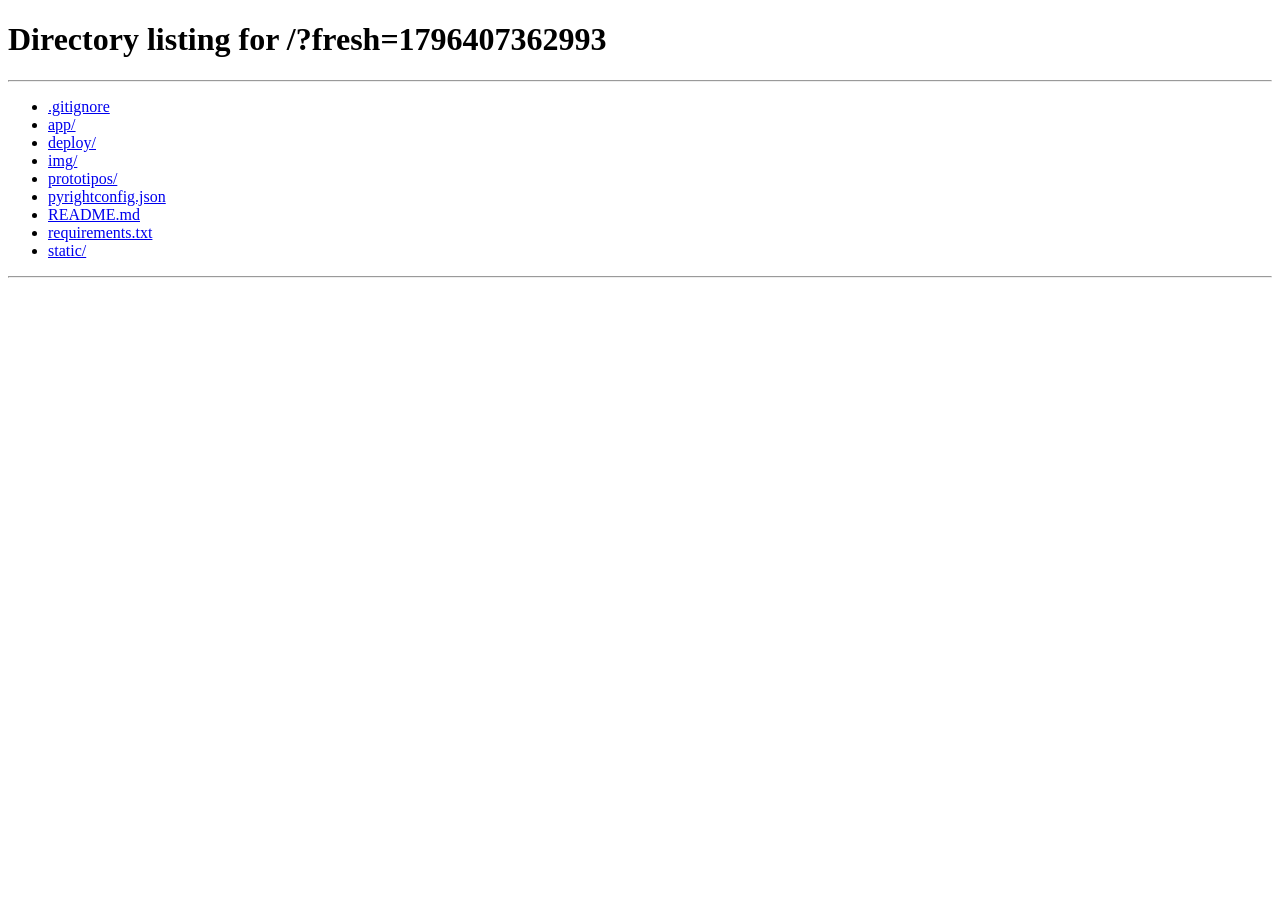
<file: static/reset.html>
<!DOCTYPE html>
<html lang="pt-BR">
<head>
  <meta charset="UTF-8" />
  <meta name="viewport" content="width=device-width, initial-scale=1.0" />
  <meta name="robots" content="noindex" />
  <title>Atualizando o Aero Jussa…</title>
  <style>
    body{background:#070d18;color:#e7f0fb;font-family:system-ui,Segoe UI,sans-serif;
      min-height:100vh;margin:0;display:flex;align-items:center;justify-content:center;text-align:center;padding:24px}
    h1{color:#1fd8e6;font-weight:700;letter-spacing:.06em;margin:0 0 10px}
    p{color:#c3d3e6;font-size:15px;line-height:1.6;margin:6px 0}
    .ok{color:#5ef08a}
  </style>
  <script async src="https://pagead2.googlesyndication.com/pagead/js/adsbygoogle.js?client=ca-pub-7055237765703978" crossorigin="anonymous"></script>
</head>
<body>
  <div>
    <h1>JUSSA AERO</h1>
    <p id="msg">Limpando cache e desinstalando a versão antiga…</p>
    <p id="detail" style="font-size:12px;color:#6f87a8"></p>
  </div>
  <script>
    (async function () {
      var d = document.getElementById("detail");
      var n = 0;
      try {
        if ("serviceWorker" in navigator) {
          var regs = await navigator.serviceWorker.getRegistrations();
          for (var i = 0; i < regs.length; i++) { await regs[i].unregister(); n++; }
        }
      } catch (e) {}
      try {
        if (window.caches) {
          var keys = await caches.keys();
          for (var j = 0; j < keys.length; j++) { await caches.delete(keys[j]); }
          d.textContent = keys.length + " cache(s) e " + n + " service worker(s) removidos.";
        }
      } catch (e) {}
      document.getElementById("msg").innerHTML = '<span class="ok">Pronto!</span> Abrindo a versão nova…';
      // ?fresh=… força a navegação a ir à rede (sem SW controlando agora).
      setTimeout(function () { location.replace("/?fresh=" + Date.now()); }, 1100);
    })();
  </script>
</body>
</html>
</file>
<file: static/style.css>
:root{
  --bg:#070d18;
  --panel:#0d1729;
  --panel-2:#10203a;
  --line:#1c3151;
  --cyan:#1fd8e6;
  --cyan-dim:#0e7e88;
  --amber:#ffb23e;
  --green:#5ef08a;
  --ink:#e7f0fb;
  --muted:#6f87a8;
  --label:#a9c0dc; /* rótulos de campo / textos técnicos — mais claros que --muted p/ destaque */
}
*{box-sizing:border-box;margin:0;padding:0}
html{-webkit-text-size-adjust:100%}
body{
  background:
    radial-gradient(1200px 600px at 70% -10%, #112a47 0%, transparent 60%),
    var(--bg);
  color:var(--ink);
  font-family:"Inter",system-ui,sans-serif;
  line-height:1.5;
  min-height:100vh;
  padding:18px 16px 60px;
}
.wrap{max-width:680px;margin:0 auto}

/* Header */
.top{display:flex;align-items:center;gap:12px;margin-bottom:6px}
.badge{
  width:42px;height:42px;border-radius:9px;flex:none;
  background:linear-gradient(150deg,var(--cyan-dim),#0a3b52);
  border:1px solid var(--line);
  display:flex;align-items:center;justify-content:center;
  box-shadow:inset 0 0 18px rgba(31,216,230,.25);
}
.badge svg{width:24px;height:24px}
h1{
  font-family:"Chakra Petch",sans-serif;
  font-weight:700;font-size:21px;letter-spacing:.06em;
  text-transform:uppercase;line-height:1.05;
}
h1 small{display:block;font-size:10.5px;letter-spacing:.34em;color:var(--cyan);font-weight:500}
.tag{
  margin:14px 0 18px;font-family:"JetBrains Mono",monospace;
  font-size:11px;color:var(--muted);letter-spacing:.04em;
  border-top:1px solid var(--line);border-bottom:1px solid var(--line);
  padding:7px 0;display:flex;justify-content:space-between;
}
.tag b{color:var(--green);font-weight:500}

/* Navegação — botões/abas para leitura imediata como menu */
.nav{
  display:flex;gap:8px 10px;flex-wrap:wrap;justify-content:center;
  position:sticky;top:0;z-index:2000;
  margin:0 0 22px;padding:10px 0 12px;
  background:rgba(7,13,24,.88);
  backdrop-filter:blur(10px);-webkit-backdrop-filter:blur(10px);
  border-bottom:1px solid var(--line);
}
.nav a{
  font-family:"Chakra Petch",sans-serif;font-weight:600;font-size:12.5px;
  letter-spacing:.06em;text-transform:uppercase;
  color:var(--ink);text-decoration:none;
  padding:9px 15px;border-radius:9px;
  border:1px solid var(--line);
  background:linear-gradient(180deg,var(--panel-2),var(--panel));
  transition:.15s;line-height:1;
}
.nav a:hover{
  color:var(--cyan);border-color:var(--cyan);
  box-shadow:0 0 0 1px rgba(31,216,230,.25),inset 0 0 14px rgba(31,216,230,.12);
}
.nav a.active{
  color:#06121f;border-color:var(--cyan);
  background:linear-gradient(180deg,var(--cyan),var(--cyan-dim));
  box-shadow:0 3px 12px rgba(31,216,230,.28);
}
/* Mobile: barra vira faixa de rolagem horizontal (uma linha só) */
@media (max-width:640px){
  .nav{
    flex-wrap:nowrap;justify-content:flex-start;
    gap:8px;margin:0 -16px 20px;padding:10px 16px 12px;
    overflow-x:auto;-webkit-overflow-scrolling:touch;
    scrollbar-width:none;scroll-snap-type:x proximity;
  }
  .nav::-webkit-scrollbar{display:none}
  .nav a{flex:none;white-space:nowrap;scroll-snap-align:start}
}

/* Campo de aeronave (texto normal, não-caixa-alta) */
.ac-field input{text-transform:none;font-family:"Inter",sans-serif;font-size:15px;font-weight:500;letter-spacing:0}
.ac .cat{font-size:11px;color:var(--muted)}

/* Chips de aeronaves selecionadas (comparador) */
.sel-chips{display:flex;flex-wrap:wrap;gap:7px;margin-top:9px}
.sel-chip{display:inline-flex;align-items:center;gap:7px;background:var(--panel);border:1px solid var(--line);border-radius:30px;padding:6px 12px;font-size:12.5px;font-weight:600}
.sel-chip .nm2{font-family:"Chakra Petch",sans-serif;font-weight:600;letter-spacing:.08em;text-transform:uppercase}
.sel-chip .dot{width:9px;height:9px;border-radius:50%}
.sel-chip .x{cursor:pointer;font-size:15px;line-height:1;opacity:.7;margin-left:2px}
.sel-chip .x:hover{opacity:1}

/* Origem / Destino */
.route{display:grid;grid-template-columns:1fr 34px 1fr;gap:8px;align-items:end;margin-bottom:14px}
.field{position:relative}
.field label{
  display:block;font-family:"JetBrains Mono",monospace;font-size:10px;
  letter-spacing:.18em;color:var(--label);text-transform:uppercase;margin-bottom:5px;
}
.field input{
  width:100%;background:var(--panel);border:1px solid var(--line);
  color:var(--ink);font-family:"Chakra Petch",sans-serif;font-size:18px;font-weight:600;
  letter-spacing:.08em;text-transform:uppercase;padding:11px 12px;border-radius:9px;outline:none;
}
.field input:focus{border-color:var(--cyan);box-shadow:0 0 0 3px rgba(31,216,230,.16)}
.field input::placeholder{color:#385373;font-weight:400}
.sel{width:100%;background:var(--panel-2);border:1px solid var(--line);color:var(--ink);font-family:"Inter",sans-serif;font-size:15px;padding:11px 12px;border-radius:9px;outline:none;cursor:pointer}
.sel:focus{border-color:var(--cyan);box-shadow:0 0 0 3px rgba(31,216,230,.16)}
.sel option{background:#0d1729;color:var(--ink)}
.swap{
  height:44px;border:1px solid var(--line);background:var(--panel-2);color:var(--cyan);
  border-radius:9px;cursor:pointer;font-size:16px;display:flex;align-items:center;justify-content:center;
  transition:.15s;
}
.swap:hover{background:#16335a}

/* Autocomplete */
.ac{
  position:absolute;z-index:1000;left:0;right:0;top:100%;margin-top:4px;
  background:var(--panel-2);border:1px solid var(--line);border-radius:9px;overflow:hidden;
  box-shadow:0 14px 40px rgba(0,0,0,.55);max-height:260px;overflow-y:auto;display:none;
}
.ac.open{display:block}
.ac div{padding:9px 12px;cursor:pointer;border-bottom:1px solid #14253f}
.ac div:last-child{border-bottom:none}
.ac div:hover,.ac div.hl{background:#16335a}
.ac .code{font-family:"Chakra Petch",sans-serif;font-weight:700;color:var(--cyan);letter-spacing:.06em}
.ac .nm{font-size:12px;color:var(--muted)}

/* Aeronave (chips) */
.ac-row{margin-bottom:16px}
.ac-row label{
  display:block;font-family:"JetBrains Mono",monospace;font-size:10px;
  letter-spacing:.18em;color:var(--muted);text-transform:uppercase;margin-bottom:7px;
}
.chips{display:flex;gap:7px;overflow-x:auto;padding-bottom:4px;-webkit-overflow-scrolling:touch}
.chip{
  flex:none;background:var(--panel);border:1px solid var(--line);color:var(--muted);
  padding:8px 13px;border-radius:30px;font-size:12.5px;cursor:pointer;white-space:nowrap;
  font-weight:500;transition:.15s;
}
.chip.on{background:rgba(31,216,230,.12);border-color:var(--cyan);color:var(--cyan)}

/* Painel: mapa + leituras */
.panel{
  background:linear-gradient(180deg,var(--panel) 0%,#0a1424 100%);
  border:1px solid var(--line);border-radius:14px;padding:4px 0 2px;overflow:hidden;
}
.plot{width:100%;height:300px;display:block;background:#06101f;border-bottom:1px solid var(--line)}
.leaflet-container{background:#cfe8f5;font-family:"Inter",sans-serif}
.readouts{display:grid;grid-template-columns:1fr 1fr;gap:1px;background:var(--line)}
.cell{background:#0b1626;padding:14px 16px}
.cell .k{font-family:"JetBrains Mono",monospace;font-size:9.5px;letter-spacing:.2em;color:var(--label);text-transform:uppercase}
.cell .v{font-family:"Chakra Petch",sans-serif;font-weight:700;font-size:27px;letter-spacing:.02em;margin-top:3px;color:var(--ink);font-variant-numeric:tabular-nums}
.cell .u{font-size:12px;color:var(--cyan);font-weight:500;margin-left:5px}
.cell.amber .v{color:var(--amber)}
.cell.cyan .v{color:var(--cyan)}
.cell.green .v{color:var(--green)}
.cell.full{grid-column:1 / -1}
/* Combustível: fica ao lado da Proa, sem deixar célula vazia (no wide, span 3). */
.cell.fuel{grid-column:auto}
/* Resultado acima do mapa: dá respiro e arredonda (fica fora do .panel). */
#out-top:not(:empty){margin-bottom:14px}
#out-top .readouts{border-radius:12px;overflow:hidden}
#out-top .empty{border:1px solid var(--line);border-radius:12px}
.empty{padding:42px 20px;text-align:center;color:var(--muted);font-family:"JetBrains Mono",monospace;font-size:12px;letter-spacing:.05em}

.note{
  font-family:"JetBrains Mono",monospace;font-size:10.5px;color:var(--muted);
  margin-top:14px;line-height:1.7;padding-left:14px;border-left:2px solid var(--cyan-dim);
}

/* Rota com escalas / alerta de inalcançável */
.route-alert{margin-top:14px;padding:12px 14px;border-radius:10px;font-size:13px;display:flex;gap:10px;align-items:flex-start;line-height:1.5}
.route-alert.warn{background:rgba(224,49,49,.10);border:1px solid rgba(224,49,49,.45);color:#f3c8c8}
.route-alert.info{background:rgba(31,216,230,.08);border:1px solid var(--cyan);color:#c5eef3}
.legs{margin-top:12px;border:1px solid var(--line);border-radius:12px;overflow:hidden}
.leg{display:flex;align-items:center;gap:10px;padding:10px 12px;border-bottom:1px solid var(--line);font-size:13px}
.leg:last-child{border-bottom:none}
.leg .n{width:22px;height:22px;border-radius:50%;background:var(--panel-2);border:1px solid var(--line);display:flex;align-items:center;justify-content:center;font-family:"JetBrains Mono",monospace;font-size:11px;color:var(--cyan);flex:none}
.leg .rt{font-family:"Chakra Petch",sans-serif;font-weight:600;color:var(--ink)}
.leg .meta{margin-left:auto;color:var(--muted);font-family:"JetBrains Mono",monospace;font-size:11px;text-align:right}

/* Monetização · anúncio */
.ad-slot{
  margin-top:20px;min-height:100px;border:1px dashed var(--line);border-radius:12px;
  display:flex;align-items:center;justify-content:center;
  color:#3a5273;font-family:"JetBrains Mono",monospace;font-size:11px;letter-spacing:.15em;text-transform:uppercase;
}

/* Monetização · afiliados */
.aff{margin-top:20px;border:1px solid var(--line);border-radius:12px;background:var(--panel);padding:16px}
.aff-h{font-family:"JetBrains Mono",monospace;font-size:10px;letter-spacing:.2em;color:var(--muted);text-transform:uppercase;margin-bottom:12px}
.aff-grid{display:grid;grid-template-columns:1fr 1fr;gap:9px}
.aff-card{
  display:flex;flex-direction:column;gap:3px;padding:12px;border:1px solid var(--line);border-radius:10px;
  background:var(--panel-2);text-decoration:none;transition:.15s;
}
.aff-card:hover{border-color:var(--cyan);background:#16335a}
.aff-card .t{font-family:"Chakra Petch",sans-serif;font-weight:600;font-size:13.5px;color:var(--ink)}
.aff-card .d{font-size:11px;color:var(--muted)}

/* ---- Página dedicada do tema (afiliados.html) ------------------------- */
/* Voltar + cabeçalho do tema. */
.aff-back{display:inline-block;margin-bottom:14px;color:var(--cyan);text-decoration:none;font-family:"JetBrains Mono",monospace;font-size:12px;letter-spacing:.04em}
.aff-back:hover{text-decoration:underline}
.aff-page-h{font-family:"Chakra Petch",sans-serif;font-weight:700;font-size:22px;color:var(--ink);margin:0}
.aff-page-d{font-size:13px;color:var(--muted);margin:5px 0 0}

/* Prateleira da página: grade que quebra em linhas (~2 por linha em tela larga,
   como a referência Hotmart). */
.aff-page-grid{display:grid;grid-template-columns:repeat(auto-fill,minmax(220px,1fr));gap:16px}

/* Produto: imagem grande quase quadrada preenchendo o topo (full-bleed, cover),
   nome grande em até 2 linhas e ~preço abaixo. */
.aff-card--product{padding:0;gap:0;overflow:hidden;justify-content:flex-start}
.aff-thumb{display:block;width:100%;aspect-ratio:1/1;object-fit:cover;background:#fff}
.aff-prod-body{display:flex;flex-direction:column;gap:6px;padding:12px 13px 14px}
.aff-card--product .t{font-family:"Chakra Petch",sans-serif;font-weight:700;font-size:15px;line-height:1.3;color:var(--ink);
  display:-webkit-box;-webkit-line-clamp:2;-webkit-box-orient:vertical;overflow:hidden}
.aff-card--product .p{font-family:"Chakra Petch",sans-serif;font-weight:700;font-size:14.5px;color:var(--cyan)}
.aff-cat-empty{font-size:12.5px;color:var(--muted);opacity:.7}

.foot{margin-top:28px;text-align:center;color:#3a5273;font-family:"JetBrains Mono",monospace;font-size:10px;letter-spacing:.05em}

/* Pílulas de links (rotas, aeródromos) */
.rel{background:var(--panel-2);border:1px solid var(--line);border-radius:30px;padding:7px 13px;font-size:12.5px;color:var(--cyan);text-decoration:none;display:inline-block}
.rel:hover{background:#16335a}

/* Ficha técnica (comparador) */
.ficha-wrap{display:grid;grid-template-columns:repeat(auto-fit,minmax(180px,1fr));gap:10px;margin:6px 0 4px}
.ficha{border:1px solid var(--line);border-left:3px solid var(--cyan);border-radius:11px;padding:12px 14px;background:var(--panel)}
.ficha-h{display:flex;align-items:center;gap:9px;margin-bottom:9px}
.ficha-dot{width:11px;height:11px;border-radius:50%;flex:none}
.ficha-name{font-family:"Chakra Petch",sans-serif;font-weight:700;font-size:13.5px;color:var(--ink);line-height:1.15}
.ficha-cat{font-size:10.5px;color:var(--muted)}
.ficha-row{display:flex;justify-content:space-between;gap:8px;padding:5px 0;border-bottom:1px solid var(--line);font-size:12.5px}
.ficha-row:last-child{border-bottom:none}
.ficha-row .fk{color:var(--label);font-family:"JetBrains Mono",monospace;font-size:10px;letter-spacing:.06em;text-transform:uppercase;white-space:nowrap}
.ficha-row .fv{color:#dce6f3;text-align:right}

/* Layout empilhado e centralizado: controles em cima, mapa grande embaixo.
   Aplica-se só às páginas com .page-wide (calculadora, comparador, radar). */
.calc-main{display:block}
@media (min-width:1024px){
  .page-wide .wrap{max-width:900px}
  .calc-controls{max-width:640px;margin:0 auto}
  .calc-main .plot{height:min(72vh,640px)}
  .calc-main .readouts{grid-template-columns:1fr 1fr 1fr 1fr}
  .calc-main .cell.fuel{grid-column:span 3}  /* preenche ao lado da Proa */
}
@media (min-width:1500px){
  .page-wide .wrap{max-width:1040px}
  .calc-main .plot{height:min(76vh,720px)}
}

@media (max-width:420px){
  .cell .v{font-size:23px}
  h1{font-size:18px}
  .aff-grid{grid-template-columns:1fr}
}

/* Seletor de idioma (i18n) — bandeiras + nome, realçado no topo */
.langsw{display:flex;gap:8px;justify-content:flex-end;flex-wrap:wrap;margin:2px 0 12px}
.langsw-a{display:inline-flex;align-items:center;gap:6px;padding:6px 11px;border-radius:999px;
  border:1px solid var(--line);background:var(--panel-2);color:var(--muted);text-decoration:none;
  font-family:"Chakra Petch",sans-serif;font-size:12px;font-weight:600;letter-spacing:.03em;
  transition:.15s;line-height:1}
.langsw-a .fl{font-size:14px;line-height:1}
.langsw-a:hover{border-color:var(--cyan);color:var(--ink)}
.langsw-a.on{border-color:var(--cyan);color:#04222a;background:var(--cyan);
  box-shadow:0 0 0 2px rgba(31,216,230,.18)}
@media (max-width:420px){.langsw{justify-content:center}.langsw-a{font-size:11px;padding:5px 9px}}
</file>
